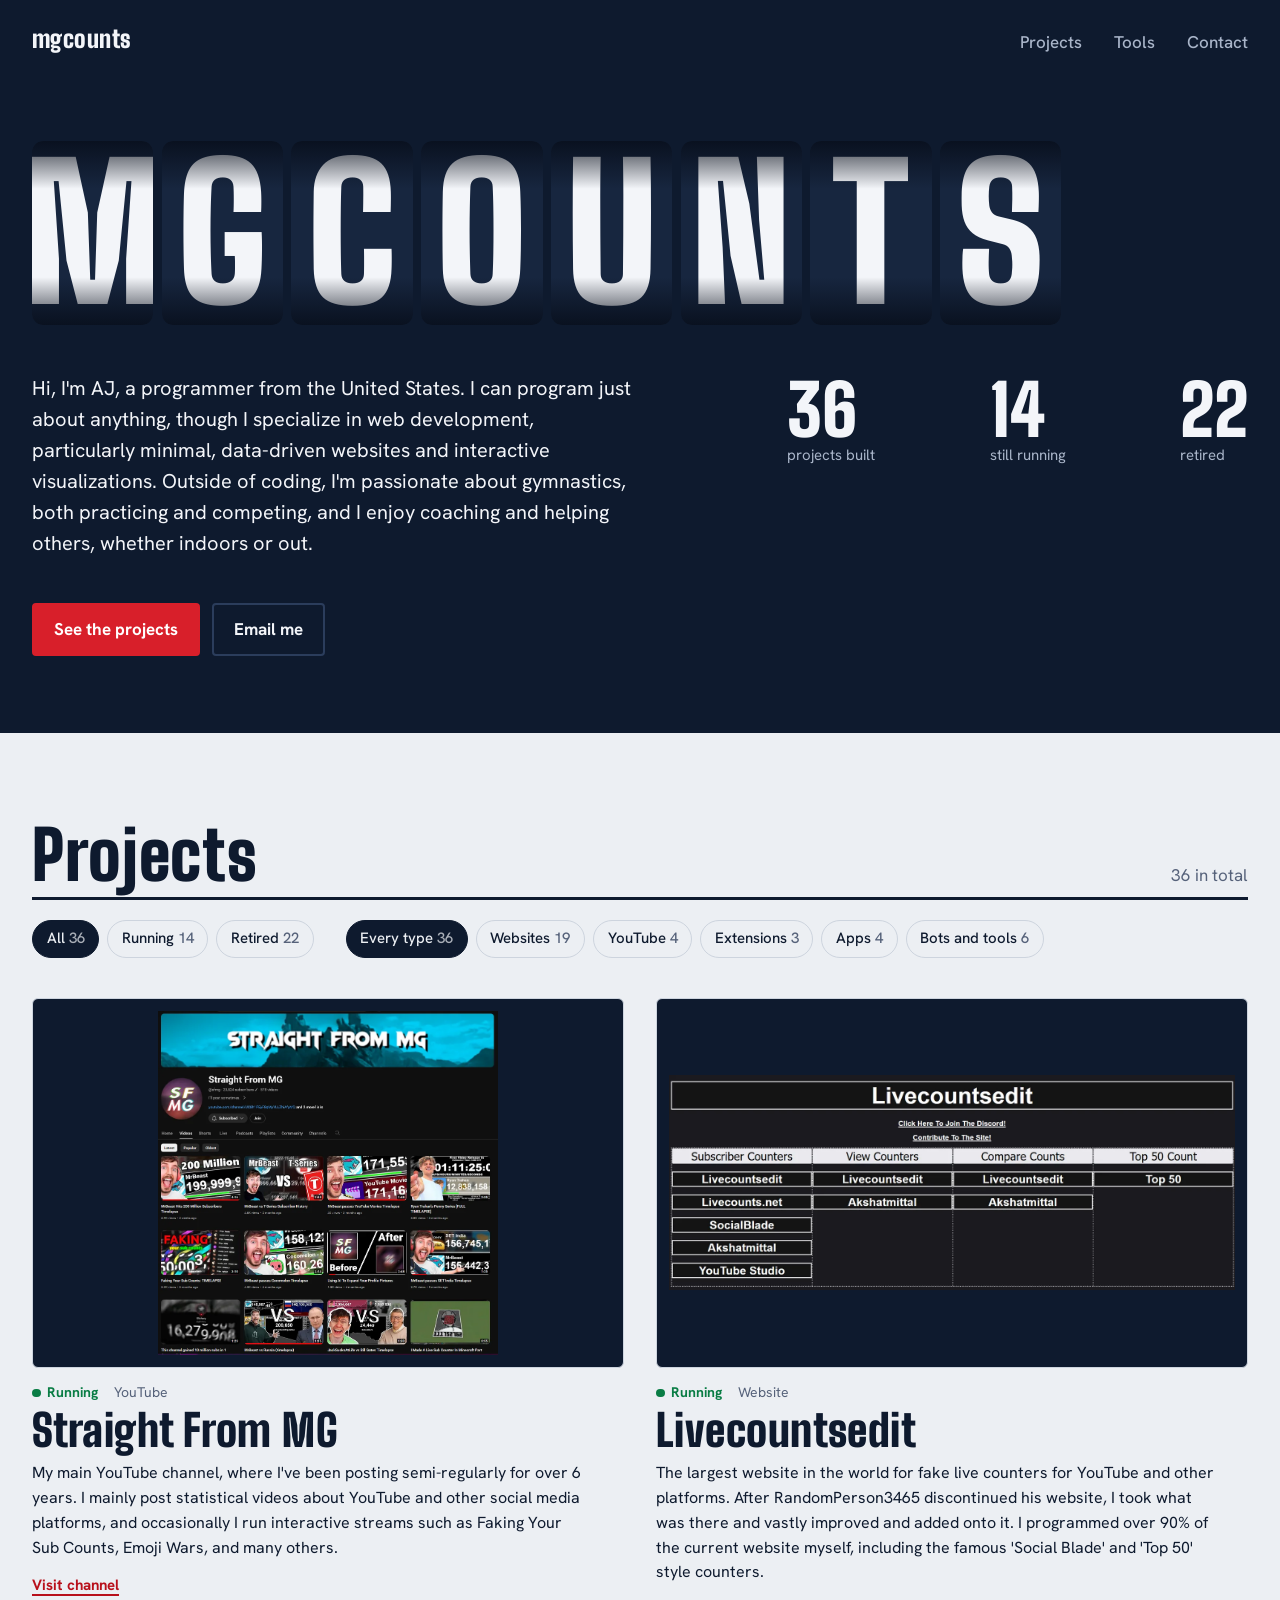
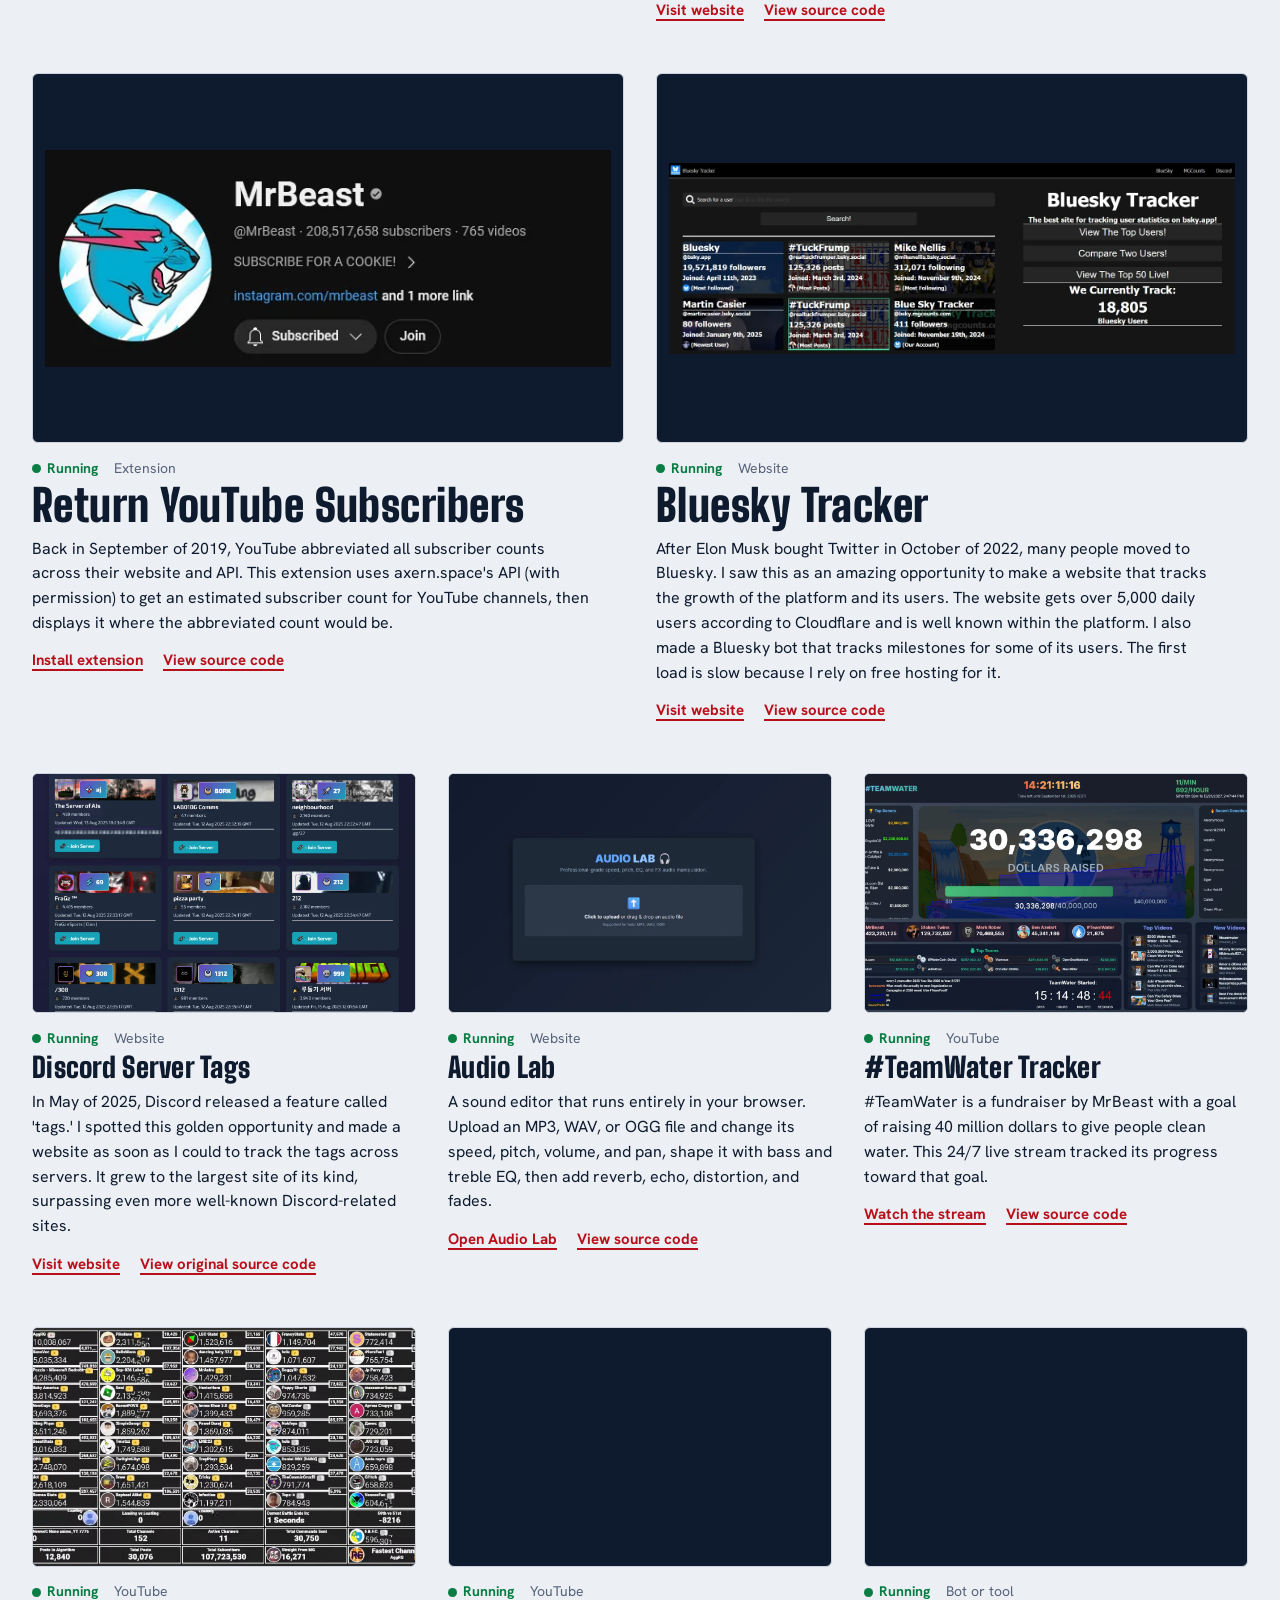
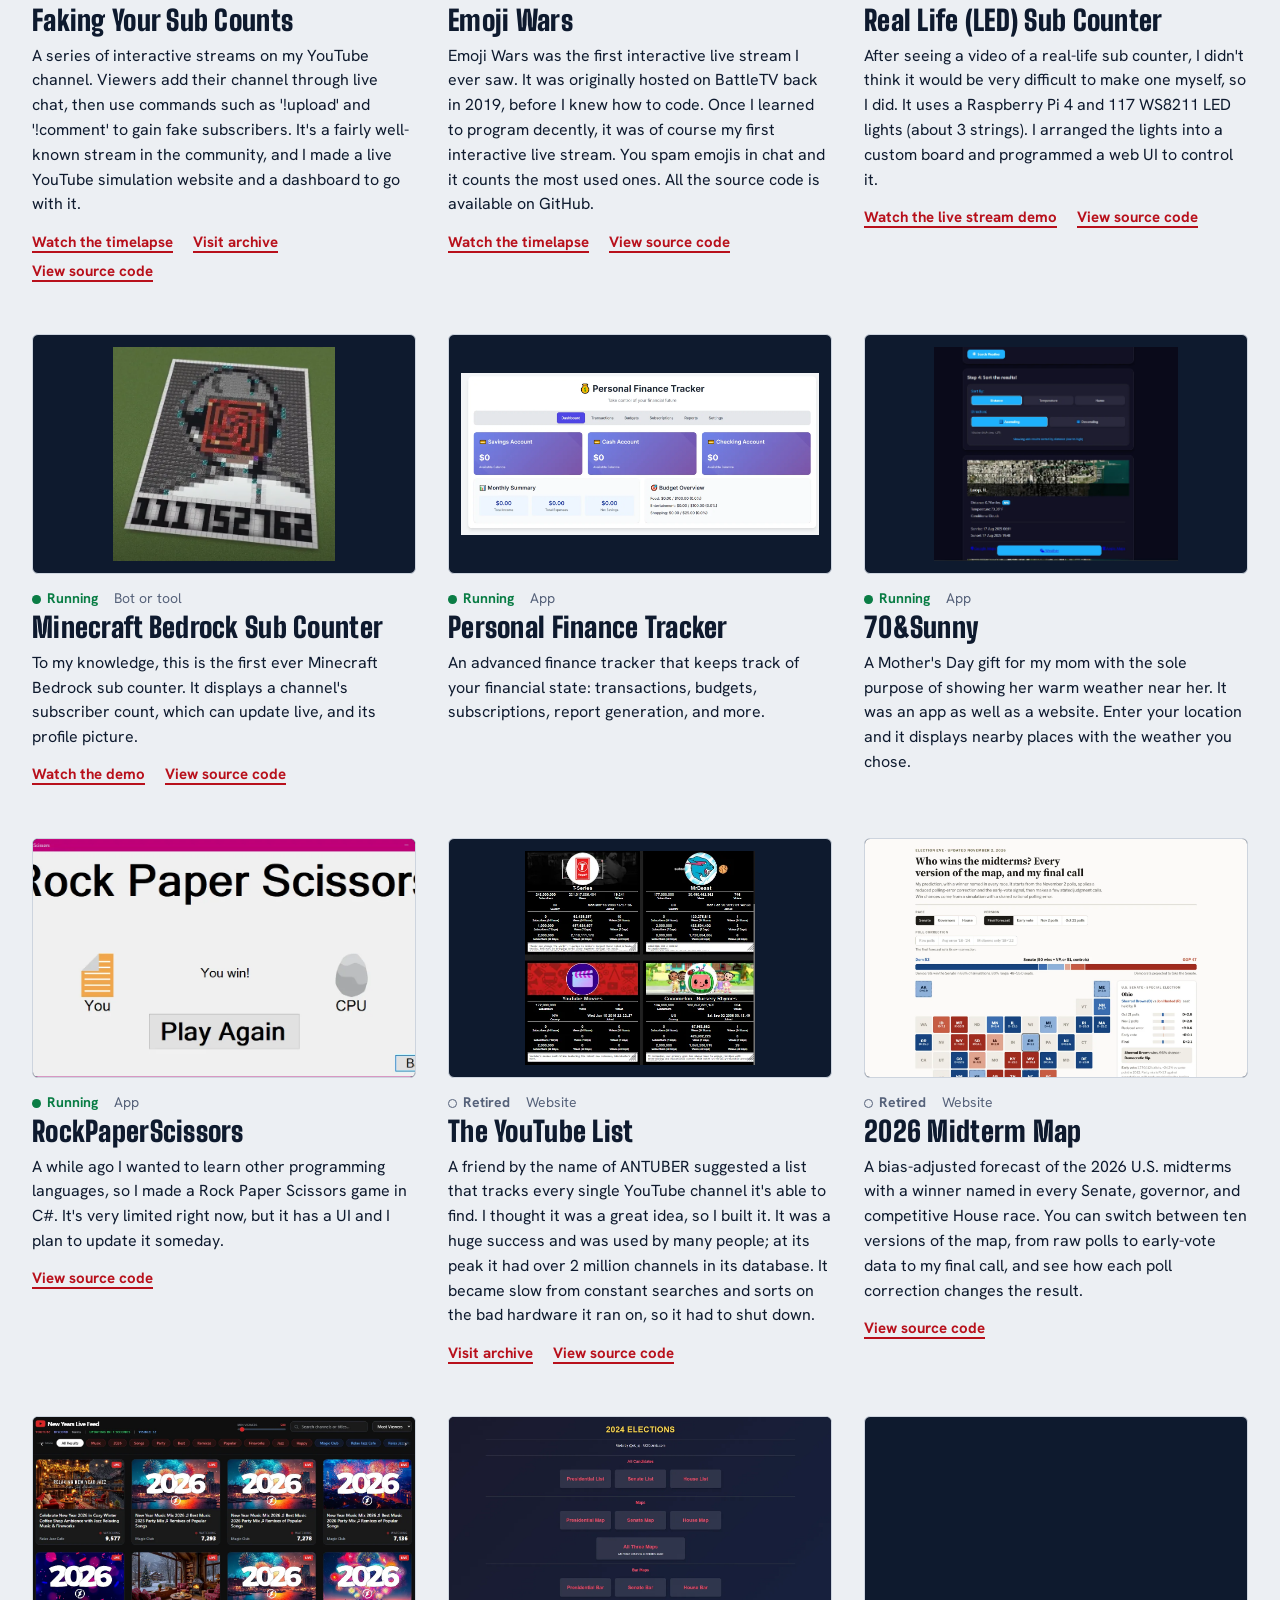
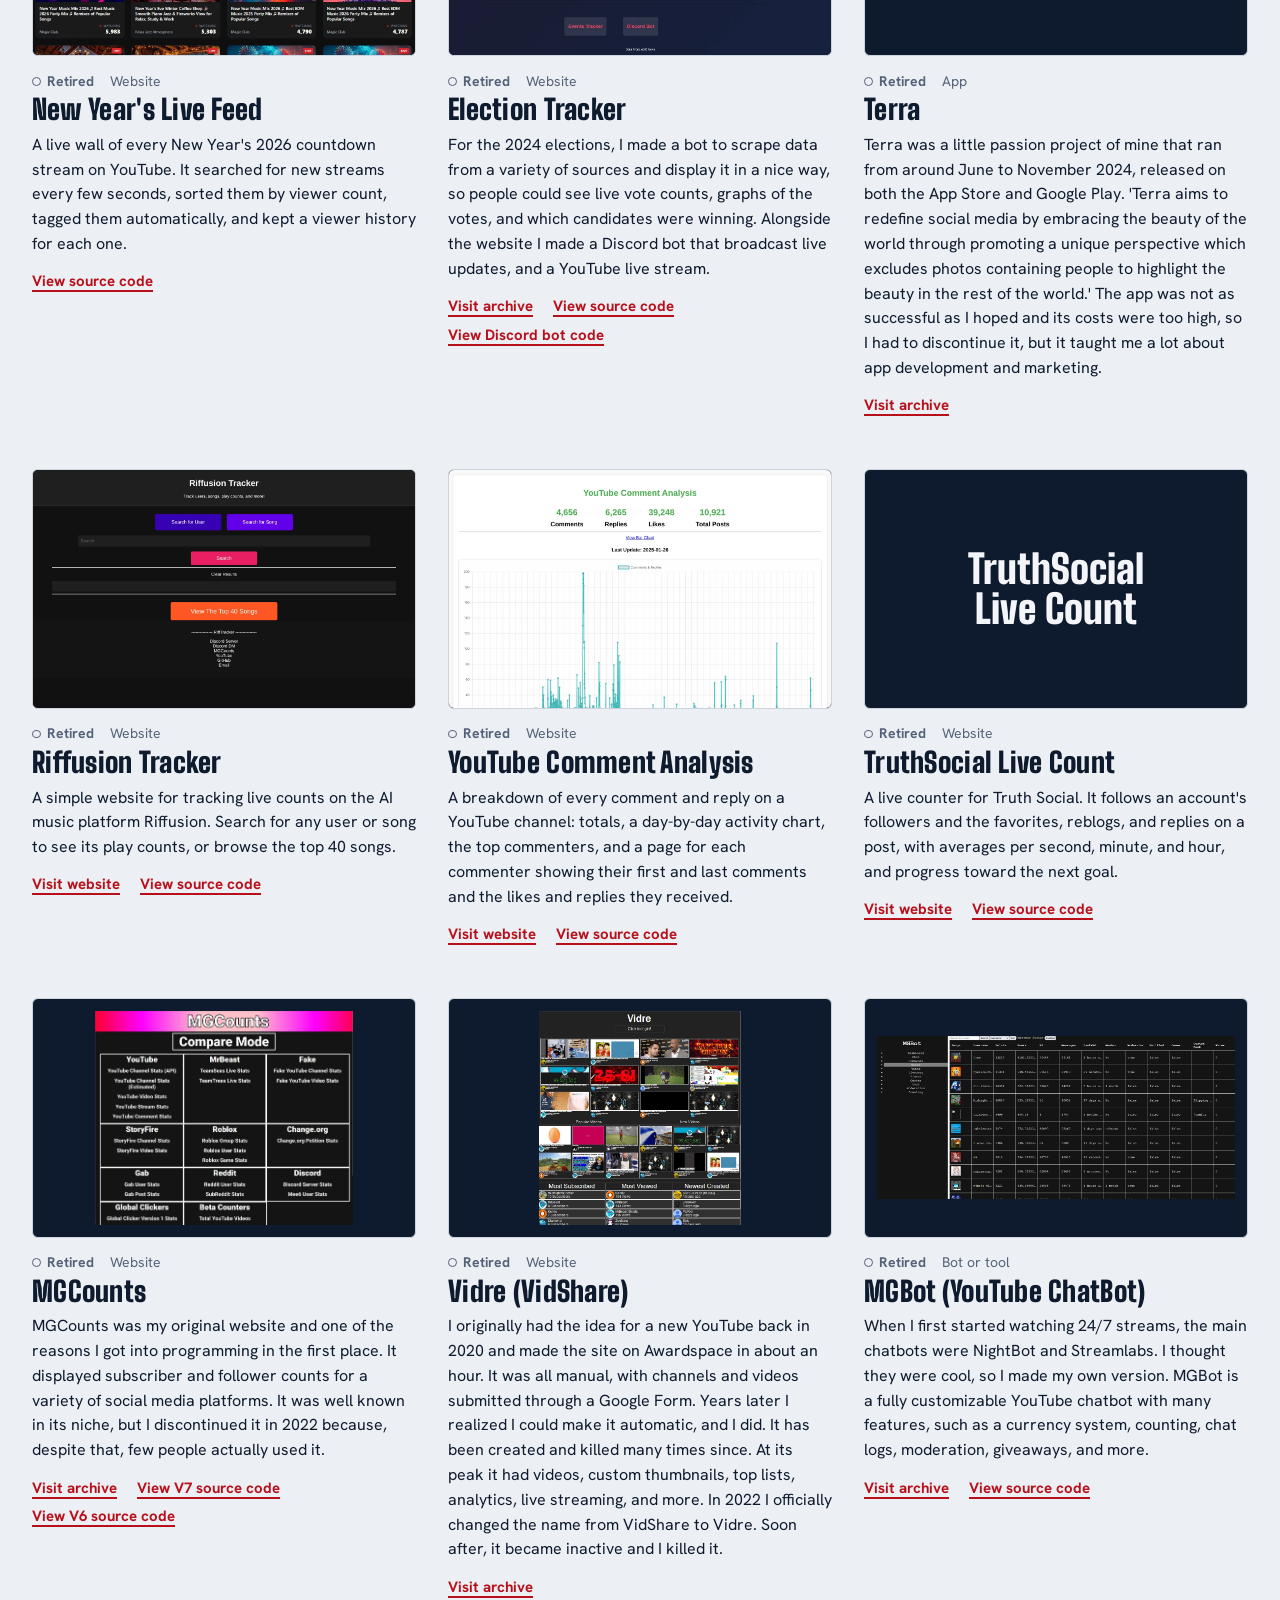
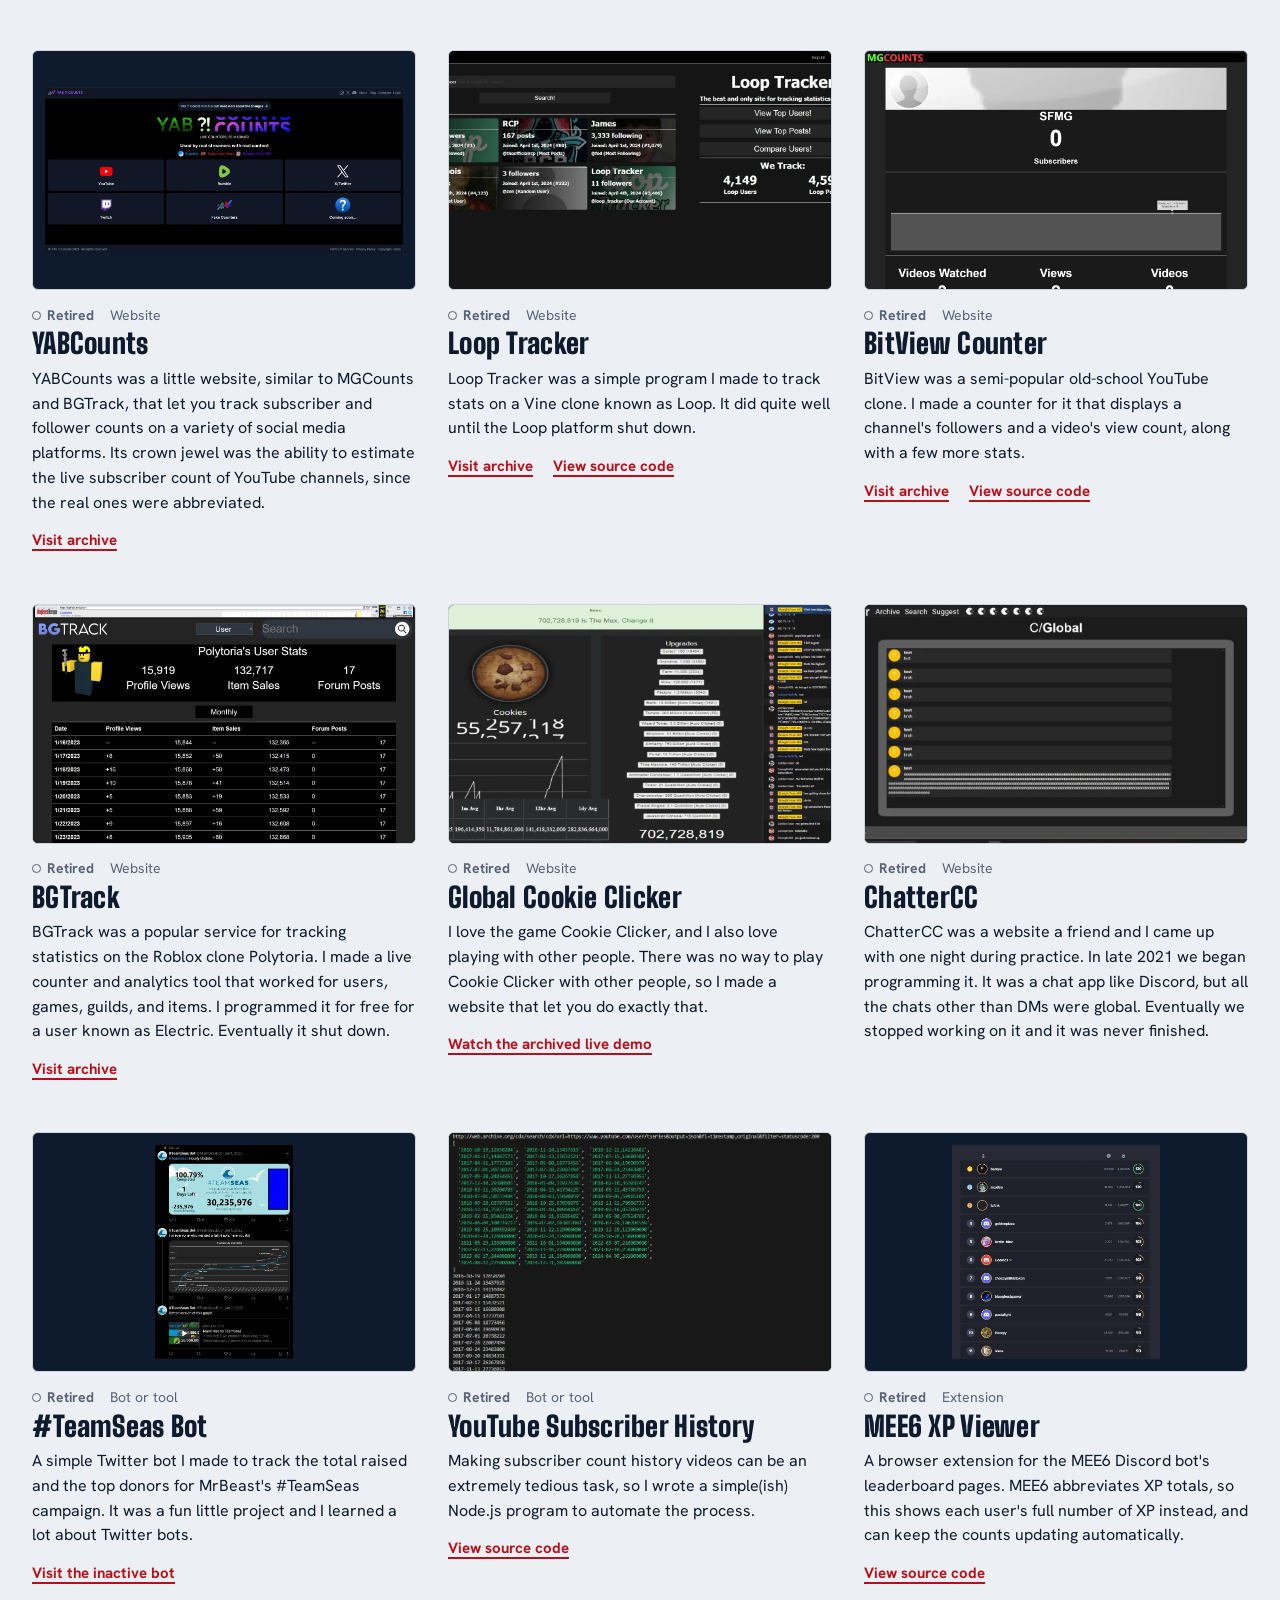
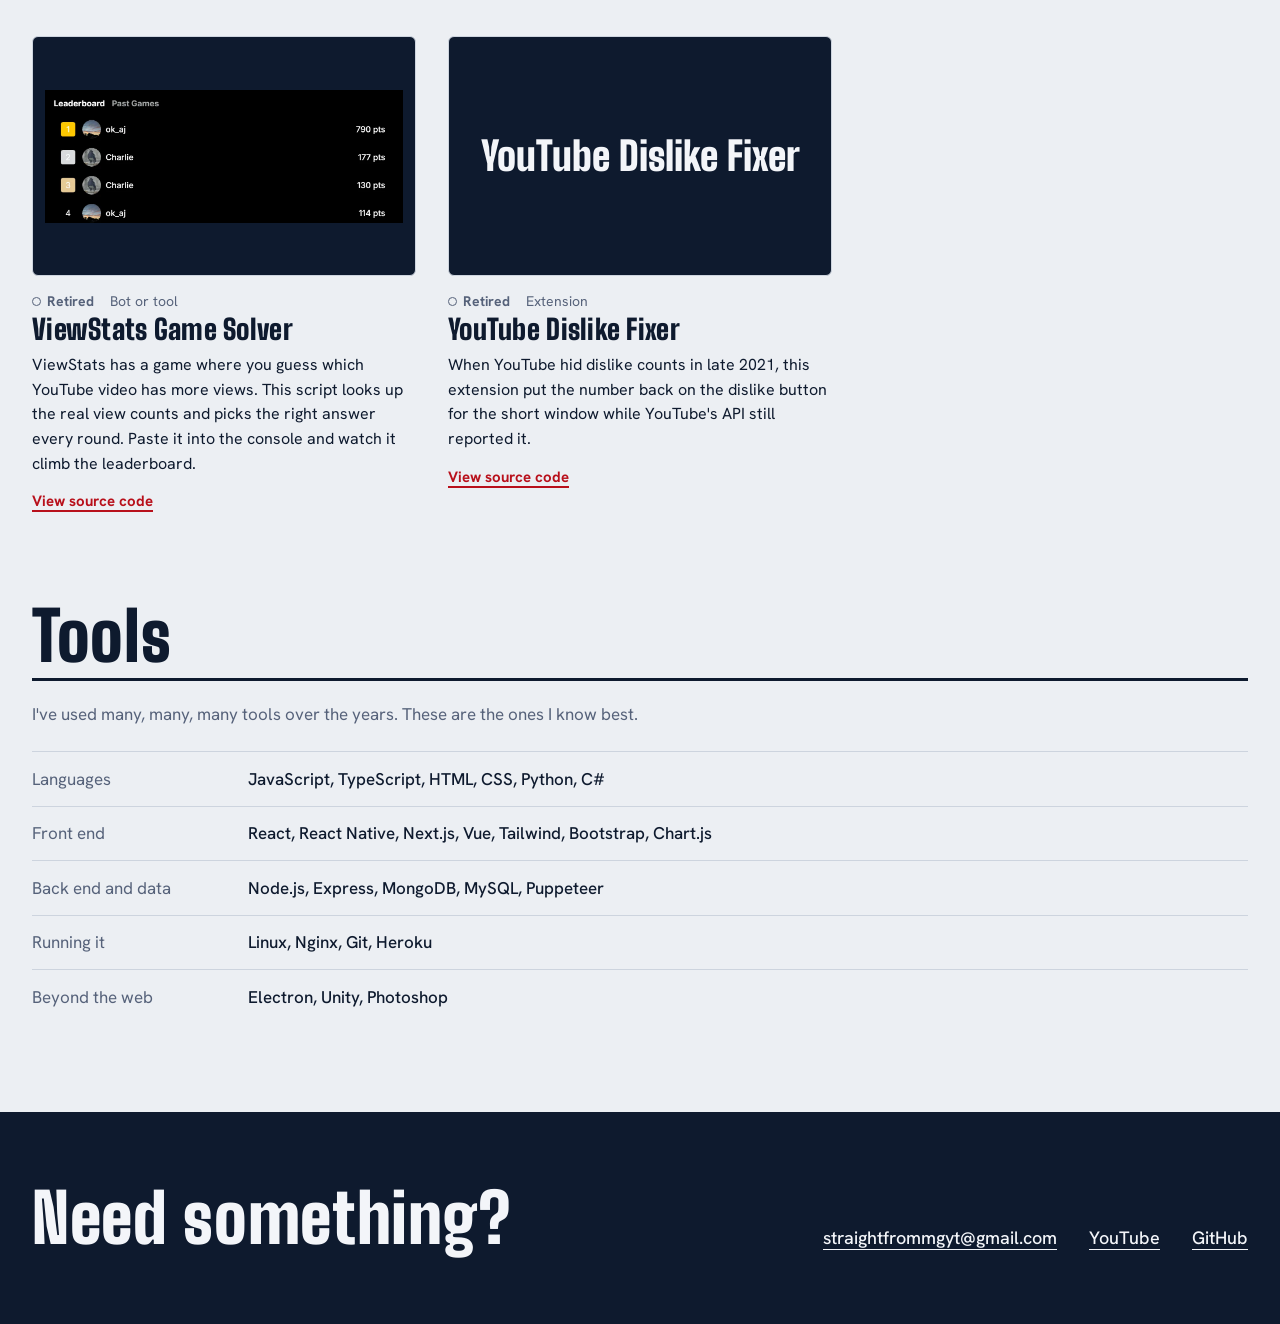
<file: index.html>
<!DOCTYPE html>
<html lang="en">

<head>
    <meta charset="UTF-8">
    <meta name="viewport" content="width=device-width, initial-scale=1.0">
    <title>MGCounts — AJ's programming portfolio</title>
    <meta name="description" content="AJ (SFMG) builds live counters, stat trackers, interactive YouTube streams, and other data-driven websites. Every project, running or retired, is here.">
    <meta property="og:title" content="MGCounts — AJ's programming portfolio">
    <meta property="og:description" content="Live counters, stat trackers, interactive YouTube streams, and other data-driven websites by AJ (SFMG).">
    <meta property="og:type" content="website">
    <meta property="og:url" content="https://www.mgcounts.com/">
    <meta name="color-scheme" content="light dark">
    <link rel="icon" href="favicon.ico">
    <link rel="preconnect" href="https://fonts.googleapis.com">
    <link rel="preconnect" href="https://fonts.gstatic.com" crossorigin>
    <link href="https://fonts.googleapis.com/css2?family=Big+Shoulders+Display:wght@700;900&family=Hanken+Grotesk:wght@400;500;700&display=swap" rel="stylesheet">
    <link rel="stylesheet" href="site.css">
</head>

<body>
    <a class="skip" href="#projects">Skip to projects</a>

    <header class="board">
        <nav class="wrap topbar" aria-label="Main">
            <a class="brand" href="#top" id="top">mgcounts</a>
            <ul>
                <li><a href="#projects">Projects</a></li>
                <li><a href="#tools">Tools</a></li>
                <li><a href="#contact">Contact</a></li>
            </ul>
        </nav>

        <div class="wrap hero">
            <h1 class="sr-only">AJ, also known as MG, SFMG, MGCounts, and Straight From MG</h1>
            <div class="odometer" id="odometer" aria-hidden="true"></div>

            <div class="hero-body">
                <p class="intro">Hi, I'm AJ, a programmer from the United States. I can program just about anything,
                    though I specialize in web development, particularly minimal, data-driven websites and interactive
                    visualizations. Outside of coding, I'm passionate about gymnastics, both practicing and competing,
                    and I enjoy coaching and helping others, whether indoors or out.</p>

                <dl class="tally" id="tally">
                    <div>
                        <dd data-count="total">0</dd>
                        <dt>projects built</dt>
                    </div>
                    <div>
                        <dd data-count="running">0</dd>
                        <dt>still running</dt>
                    </div>
                    <div>
                        <dd data-count="retired">0</dd>
                        <dt>retired</dt>
                    </div>
                </dl>
            </div>

            <p class="hero-links">
                <a class="solid" href="#projects">See the projects</a>
                <a href="mailto:straightfrommgyt@gmail.com">Email me</a>
            </p>
        </div>
    </header>

    <main>
        <section class="wrap" id="projects" aria-labelledby="projects-title">
            <div class="section-head">
                <h2 id="projects-title">Projects</h2>
                <p id="result-count" aria-live="polite"></p>
            </div>

            <div class="filters">
                <div class="chips" id="status-filter" role="group" aria-label="Filter by status"></div>
                <div class="chips" id="kind-filter" role="group" aria-label="Filter by type"></div>
            </div>

            <div class="grid" id="grid"></div>
            <p class="empty" id="empty" hidden>Nothing matches both filters. <button type="button" id="reset">Show all
                    projects</button></p>
            <noscript>
                <p>The project list needs JavaScript. You can also browse my work on <a
                        href="https://github.com/mgcountss">GitHub</a>.</p>
            </noscript>
        </section>

        <section class="wrap" id="tools" aria-labelledby="tools-title">
            <div class="section-head">
                <h2 id="tools-title">Tools</h2>
            </div>
            <p class="lede">I've used many, many, many tools over the years. These are the ones I know best.</p>
            <dl class="tools">
                <div>
                    <dt>Languages</dt>
                    <dd>JavaScript, TypeScript, HTML, CSS, Python, C#</dd>
                </div>
                <div>
                    <dt>Front end</dt>
                    <dd>React, React Native, Next.js, Vue, Tailwind, Bootstrap, Chart.js</dd>
                </div>
                <div>
                    <dt>Back end and data</dt>
                    <dd>Node.js, Express, MongoDB, MySQL, Puppeteer</dd>
                </div>
                <div>
                    <dt>Running it</dt>
                    <dd>Linux, Nginx, Git, Heroku</dd>
                </div>
                <div>
                    <dt>Beyond the web</dt>
                    <dd>Electron, Unity, Photoshop</dd>
                </div>
            </dl>
        </section>
    </main>

    <footer class="board" id="contact">
        <div class="wrap contact">
            <h2>Need something?</h2>
            <ul>
                <li><a href="mailto:straightfrommgyt@gmail.com">straightfrommgyt@gmail.com</a></li>
                <li><a href="https://youtube.com/@sfmg">YouTube</a></li>
                <li><a href="https://github.com/mgcountss">GitHub</a></li>
            </ul>
        </div>
    </footer>

    <dialog id="viewer" aria-labelledby="viewer-title">
        <form method="dialog">
            <button class="close" aria-label="Close picture">Close</button>
        </form>
        <img id="viewer-img" alt="">
        <p id="viewer-title"></p>
    </dialog>

    <script src="projects.js"></script>
    <script src="site.js"></script>
</body>

</html>
</file>
<file: site.css>
:root {
    --paper: #eceff3;
    --surface: #ffffff;
    --ink: #0e1a2e;
    --muted: #56627a;
    --line: #cdd4de;
    --red: #d81f2a;
    --red-ink: #b8101b;
    --live: #0a7d45;

    /* The scoreboard panels stay dark in both themes. */
    --board: #0e1a2e;
    --board-cell: #17263f;
    --board-line: #2b3d5c;
    --board-ink: #f3f5f9;
    --board-muted: #a9b5c9;

    --display: "Big Shoulders Display", "Arial Narrow", "Helvetica Neue", sans-serif;
    --body: "Hanken Grotesk", system-ui, -apple-system, "Segoe UI", sans-serif;
}

@media (prefers-color-scheme: dark) {
    :root {
        --paper: #131f35;
        --surface: #1b2a45;
        --ink: #eef1f6;
        --muted: #a9b5c9;
        --line: #32435f;
        --red: #ff5a5f;
        --red-ink: #ff7f83;
        --live: #4fd08b;
        --board: #0a1323;
    }
}

*,
*::before,
*::after {
    box-sizing: border-box;
}

html {
    scroll-behavior: smooth;
    -webkit-text-size-adjust: 100%;
}

body {
    margin: 0;
    background: var(--paper);
    color: var(--ink);
    font-family: var(--body);
    font-size: 1.0625rem;
    line-height: 1.55;
}

a {
    color: inherit;
}

:focus-visible {
    outline: 3px solid var(--red);
    outline-offset: 3px;
    border-radius: 2px;
}

.board :focus-visible {
    outline-color: #fff;
}

.wrap {
    width: min(100% - 2rem, 76rem);
    margin-inline: auto;
}

.sr-only {
    position: absolute;
    width: 1px;
    height: 1px;
    overflow: hidden;
    clip-path: inset(50%);
    white-space: nowrap;
}

.skip {
    position: absolute;
    left: 1rem;
    top: -4rem;
    z-index: 10;
    padding: 0.5rem 1rem;
    background: #fff;
    color: #0e1a2e;
    font-weight: 700;
}

.skip:focus {
    top: 1rem;
}

/* ---------- Scoreboard header ---------- */

.board {
    background: var(--board);
    color: var(--board-ink);
}

.topbar {
    display: flex;
    align-items: baseline;
    justify-content: space-between;
    gap: 1rem;
    padding-block: 1.25rem;
}

.brand {
    font-family: var(--display);
    font-weight: 900;
    font-size: 1.5rem;
    letter-spacing: 0.02em;
    text-decoration: none;
}

.topbar ul {
    display: flex;
    gap: clamp(1rem, 3vw, 2rem);
    margin: 0;
    padding: 0;
    list-style: none;
}

.topbar ul a {
    color: var(--board-muted);
    text-decoration: none;
    font-weight: 500;
}

.topbar ul a:hover {
    color: #fff;
    text-decoration: underline;
    text-underline-offset: 0.3em;
}

.hero {
    padding-block: clamp(1.5rem, 5vw, 4rem) clamp(2.5rem, 6vw, 5rem);
}

/* One cell per letter. The row is sized for an 8-letter name; longer
   names shrink to fit the width, so nothing below it moves. */
.odometer {
    --cells: 8;
    --fit: calc((100vw - 2rem) / 0.71);
    --max: min(11.5rem, var(--fit) / 8);
    --size: min(var(--max), min(76rem / 0.71, var(--fit)) / var(--cells));
    display: flex;
    align-items: flex-end;
    gap: calc(var(--size) * 0.045);
    height: var(--max);
    font-family: var(--display);
    font-weight: 900;
    line-height: 1;
}

.cell {
    position: relative;
    flex: 0 0 calc(var(--size) * 0.66);
    height: var(--size);
    overflow: hidden;
    border-radius: calc(var(--size) * 0.06);
    background: var(--board-cell);
    font-size: var(--size);
}

/* The curve of the drum: darker at the top and bottom edges. */
.cell::after {
    content: "";
    position: absolute;
    inset: 0;
    background: linear-gradient(#060c18cc, #060c1800 26%, #060c1800 74%, #060c18cc);
    pointer-events: none;
}

.reel {
    display: block;
    transition-property: transform;
    transition-timing-function: cubic-bezier(0.2, 0.75, 0.25, 1);
}

.reel span {
    display: flex;
    align-items: center;
    justify-content: center;
    height: 1em;
}

.hero-body {
    display: grid;
    grid-template-columns: minmax(0, 1.5fr) minmax(0, 1fr);
    gap: clamp(1.5rem, 5vw, 5rem);
    align-items: start;
    margin-top: clamp(1.75rem, 4vw, 3rem);
}

.intro {
    margin: 0;
    max-width: 38rem;
    font-size: clamp(1.0625rem, 0.95rem + 0.5vw, 1.25rem);
    color: var(--board-ink);
}

.tally {
    display: grid;
    grid-template-columns: repeat(3, auto);
    justify-content: space-between;
    gap: 1rem;
    margin: 0;
    padding-top: 0.25rem;
}

.tally div {
    display: flex;
    flex-direction: column;
}

.tally dd {
    margin: 0;
    font-family: var(--display);
    font-weight: 900;
    font-size: clamp(2.75rem, 2rem + 3vw, 4.5rem);
    line-height: 0.95;
    font-variant-numeric: tabular-nums;
}

.tally dt {
    color: var(--board-muted);
    font-size: 0.9375rem;
}

.hero-links {
    display: flex;
    flex-wrap: wrap;
    gap: 0.75rem;
    margin: clamp(1.75rem, 4vw, 2.75rem) 0 0;
}

.hero-links a {
    padding: 0.7rem 1.25rem;
    border: 2px solid var(--board-line);
    border-radius: 4px;
    font-weight: 700;
    text-decoration: none;
}

.hero-links a:hover {
    border-color: #fff;
}

.hero-links .solid {
    background: #d81f2a;
    border-color: #d81f2a;
    color: #fff;
}

.hero-links .solid:hover {
    background: #b8101b;
    border-color: #b8101b;
}

/* ---------- Sections ---------- */

main > section {
    padding-block: clamp(3rem, 7vw, 5.5rem) 0;
}

main > section:last-child {
    padding-bottom: clamp(3rem, 7vw, 5.5rem);
}

.section-head {
    display: flex;
    align-items: baseline;
    justify-content: space-between;
    gap: 1rem;
    border-bottom: 3px solid var(--ink);
    padding-bottom: 0.5rem;
}

h2 {
    margin: 0;
    font-family: var(--display);
    font-weight: 900;
    font-size: clamp(2.5rem, 2rem + 3vw, 4.25rem);
    line-height: 1;
    letter-spacing: 0.01em;
}

#result-count {
    margin: 0;
    color: var(--muted);
    font-variant-numeric: tabular-nums;
}

/* ---------- Filters ---------- */

.filters {
    display: flex;
    flex-wrap: wrap;
    gap: 0.75rem 2rem;
    margin-block: 1.25rem 2.5rem;
}

.chips {
    display: flex;
    flex-wrap: wrap;
    gap: 0.5rem;
}

.chip {
    padding: 0.4rem 0.85rem;
    border: 1.5px solid var(--line);
    border-radius: 999px;
    background: transparent;
    color: var(--ink);
    font: inherit;
    font-size: 0.9375rem;
    font-weight: 500;
    cursor: pointer;
}

.chip:hover {
    border-color: var(--ink);
}

.chip .n {
    color: var(--muted);
    font-variant-numeric: tabular-nums;
}

.chip[aria-pressed="true"] {
    background: var(--ink);
    border-color: var(--ink);
    color: var(--paper);
}

.chip[aria-pressed="true"] .n {
    color: inherit;
    opacity: 0.7;
}

/* ---------- Project grid ---------- */

.grid {
    display: grid;
    grid-template-columns: repeat(6, minmax(0, 1fr));
    gap: clamp(2.5rem, 4vw, 3.5rem) clamp(1.25rem, 2.5vw, 2.25rem);
}

.card {
    grid-column: span 2;
    display: flex;
    flex-direction: column;
    min-width: 0;
}

.card.featured {
    grid-column: span 3;
}

.card[hidden] {
    display: none;
}

.frame {
    position: relative;
    display: block;
    width: 100%;
    aspect-ratio: 16 / 10;
    padding: 0;
    overflow: hidden;
    border: 1px solid var(--line);
    border-radius: 6px;
    background: var(--board);
    cursor: zoom-in;
}

.frame img {
    position: absolute;
    inset: 0;
    width: 100%;
    height: 100%;
    object-fit: cover;
    object-position: top center;
}

.frame.whole img {
    object-fit: contain;
    object-position: center;
    padding: 0.75rem;
}

button.frame:hover {
    border-color: var(--ink);
}

.placeholder {
    display: grid;
    place-items: center;
    padding: 1.5rem;
    cursor: default;
    color: var(--board-ink);
    font-family: var(--display);
    font-weight: 900;
    font-size: clamp(1.75rem, 1.2rem + 1.6vw, 2.75rem);
    line-height: 1;
    text-align: center;
    text-wrap: balance;
}

.meta {
    display: flex;
    flex-wrap: wrap;
    gap: 0.25rem 1rem;
    margin: 0.9rem 0 0;
    font-size: 0.875rem;
    color: var(--muted);
}

.status {
    display: inline-flex;
    align-items: center;
    gap: 0.4rem;
    font-weight: 700;
}

.status::before {
    content: "";
    width: 0.55rem;
    height: 0.55rem;
    border-radius: 50%;
    background: currentColor;
}

.status.on {
    color: var(--live);
}

.status.off::before {
    background: transparent;
    border: 1.5px solid currentColor;
}

.card h3 {
    margin: 0.2rem 0 0;
    font-family: var(--display);
    font-weight: 900;
    font-size: 1.75rem;
    line-height: 1.05;
    letter-spacing: 0.01em;
    text-wrap: balance;
}

.card.featured h3 {
    font-size: clamp(2rem, 1.5rem + 1.6vw, 2.75rem);
}

.text {
    margin: 0.5rem 0 0;
    font-size: 1rem;
    max-width: 62ch;
}

.links {
    display: flex;
    flex-wrap: wrap;
    gap: 0.35rem 1.25rem;
    margin: 0.85rem 0 0;
    font-weight: 700;
    font-size: 0.9375rem;
}

.links a {
    color: var(--red-ink);
    text-decoration: underline;
    text-decoration-thickness: 1.5px;
    text-underline-offset: 0.25em;
}

.links a:hover {
    color: var(--ink);
}

.empty {
    margin: 0;
    color: var(--muted);
}

.empty button {
    border: 0;
    padding: 0;
    background: none;
    color: var(--red-ink);
    font: inherit;
    font-weight: 700;
    text-decoration: underline;
    cursor: pointer;
}

/* ---------- Tools ---------- */

.lede {
    margin: 1.25rem 0 0;
    max-width: 40rem;
    color: var(--muted);
}

.tools {
    margin: 1.5rem 0 0;
}

.tools div {
    display: grid;
    grid-template-columns: 12rem minmax(0, 1fr);
    gap: 0.25rem 1.5rem;
    padding-block: 0.85rem;
    border-top: 1px solid var(--line);
}

.tools dt {
    color: var(--muted);
}

.tools dd {
    margin: 0;
    font-weight: 500;
}

/* ---------- Contact ---------- */

.contact {
    display: flex;
    flex-wrap: wrap;
    align-items: baseline;
    justify-content: space-between;
    gap: 1.25rem 3rem;
    padding-block: clamp(2.5rem, 6vw, 4.5rem);
}

.contact ul {
    display: flex;
    flex-wrap: wrap;
    gap: 0.5rem 2rem;
    margin: 0;
    padding: 0;
    list-style: none;
    font-size: 1.125rem;
    font-weight: 500;
}

.contact a {
    text-underline-offset: 0.3em;
    overflow-wrap: anywhere;
}

.contact a:hover {
    color: #ff8a8e;
}

/* ---------- Picture viewer ---------- */

dialog {
    width: min(100% - 2rem, 80rem);
    max-height: calc(100dvh - 2rem);
    padding: 1rem;
    border: 0;
    border-radius: 8px;
    background: var(--board);
    color: var(--board-ink);
}

dialog::backdrop {
    background: #060c18d9;
}

dialog form {
    display: flex;
    justify-content: flex-end;
    margin-bottom: 0.75rem;
}

dialog .close {
    padding: 0.4rem 0.9rem;
    border: 1.5px solid var(--board-line);
    border-radius: 4px;
    background: transparent;
    color: inherit;
    font: inherit;
    font-weight: 700;
    cursor: pointer;
}

dialog .close:hover {
    border-color: #fff;
}

dialog img {
    display: block;
    max-width: 100%;
    max-height: calc(100dvh - 9rem);
    width: auto;
    height: auto;
    margin-inline: auto;
    border-radius: 4px;
}

dialog p {
    margin: 0.75rem 0 0;
    text-align: center;
    color: var(--board-muted);
}

/* ---------- Smaller screens ---------- */

@media (max-width: 62rem) {
    .card,
    .card.featured {
        grid-column: span 3;
    }
}

@media (max-width: 48rem) {
    .hero-body {
        grid-template-columns: 1fr;
    }

    .tally {
        justify-content: start;
        gap: 2rem;
    }
}

@media (max-width: 38rem) {
    .card,
    .card.featured {
        grid-column: span 6;
    }

    .tools div {
        grid-template-columns: 1fr;
    }

    .topbar ul {
        font-size: 0.9375rem;
    }
}

@media (prefers-reduced-motion: reduce) {
    html {
        scroll-behavior: auto;
    }

    .reel {
        transition: none;
    }
}
</file>
